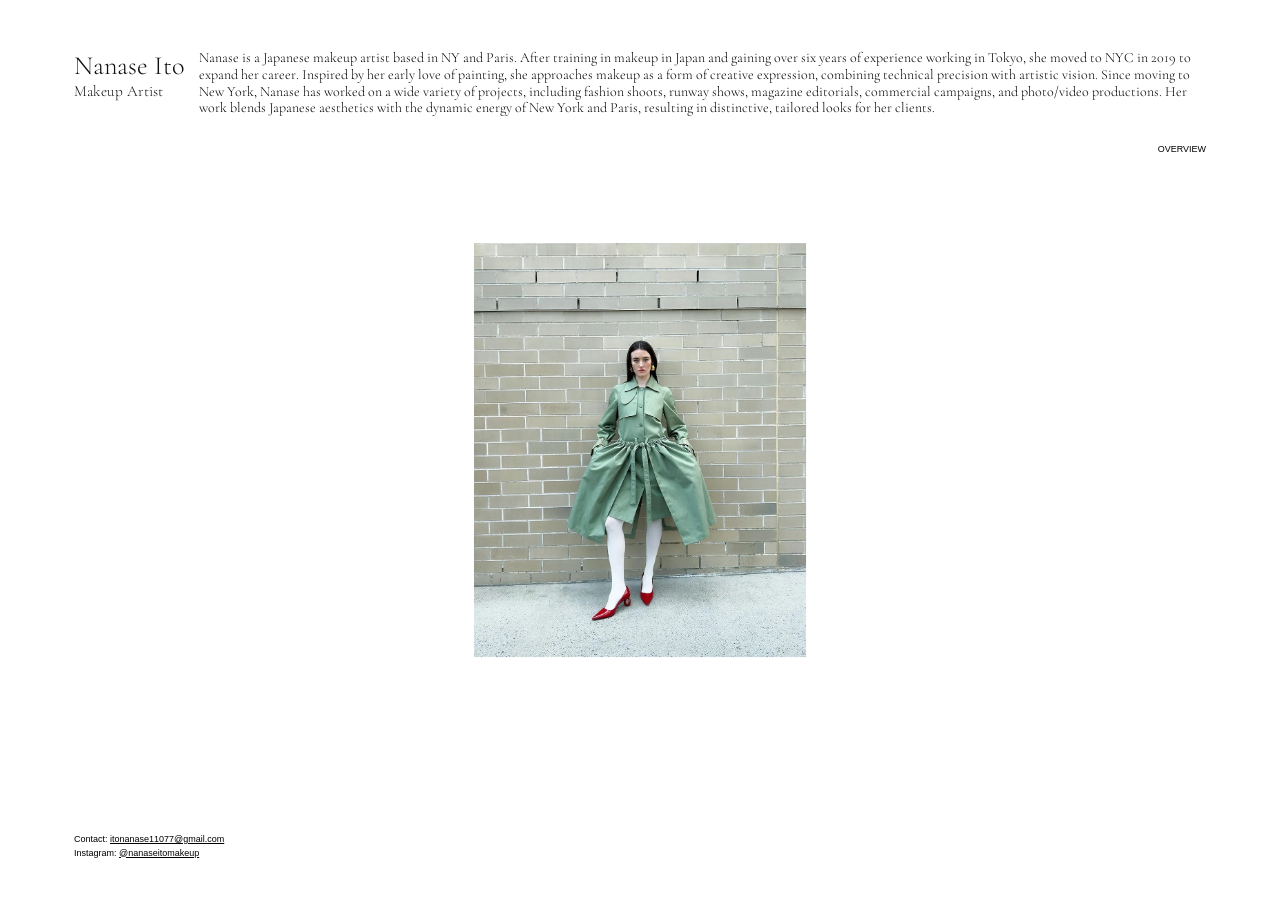
<file: index.html>
<!doctype html>
<html lang="en" class="single-top">
<head>
  <meta charset="utf-8" />
  <meta name="viewport" content="width=device-width, initial-scale=1, viewport-fit=cover" />
  <meta name="format-detection" content="telephone=no, email=no, address=no, date=no" />
  <title>NANASE ITO — Makeup artist</title>
  <meta name="description" content="Nanase Ito, Japanese makeup artist based in New York." />
  <meta name="robots" content="noindex" />

  <link rel="icon" href="data:," />
  <link rel="preconnect" href="https://fonts.googleapis.com" />
  <link rel="preconnect" href="https://fonts.gstatic.com" crossorigin />
  <link rel="stylesheet" href="https://fonts.googleapis.com/css2?family=Cormorant+Garamond:wght@300;700&display=swap" />
  <!-- Brand typography (.brand / .brand-line, --brand-* and their breakpoints) comes from overview.css,
       so HOME and Overview always share the same values. -->
  <link rel="stylesheet" href="overview.css" />
  <link rel="stylesheet" href="styles.css" />
</head>

<body>
  <header class="home-header">
    <a class="brand" href="overview.html">
      <span class="brand-line">Nanase Ito</span>
      <span class="brand-line brand-sub">Makeup Artist</span>
    </a>
    <div class="home-bio">
      <p>Nanase is a Japanese makeup artist based in NY and Paris. After training in makeup in Japan and gaining over six years of experience working in Tokyo, she moved to NYC in 2019 to expand her career. Inspired by her early love of painting, she approaches makeup as a form of creative expression, combining technical precision with artistic vision. Since moving to New York, Nanase has worked on a wide variety of projects, including fashion shoots, runway shows, magazine editorials, commercial campaigns, and photo/video productions. Her work blends Japanese aesthetics with the dynamic energy of New York and Paris, resulting in distinctive, tailored looks for her clients.</p>
    </div>
    <nav class="home-nav" aria-label="Site"><a href="overview.html">Overview</a></nav>
  </header>
  <div class="scrubber-stage">
    <div class="scrubber" id="scrubber" tabindex="0" role="group" aria-roledescription="slideshow" aria-label="Selected work">
      <img class="scrubber-img" id="scrubber-img" src="img/dazed-beauty/01.webp" width="1000" height="1200" alt="DAZED BEAUTY" draggable="false" decoding="sync" />
    </div>
  </div>
  <p class="home-contact">
    Contact: <a href="mailto:itonanase11077@gmail.com">itonanase11077@gmail.com</a><br>
    Instagram: <a href="https://www.instagram.com/nanaseitomakeup/" target="_blank" rel="noopener noreferrer">@nanaseitomakeup</a>
  </p>
  <script src="portfolio-data.js"></script>
  <script src="home-scrubber.js"></script>
</body>
</html>
</file>
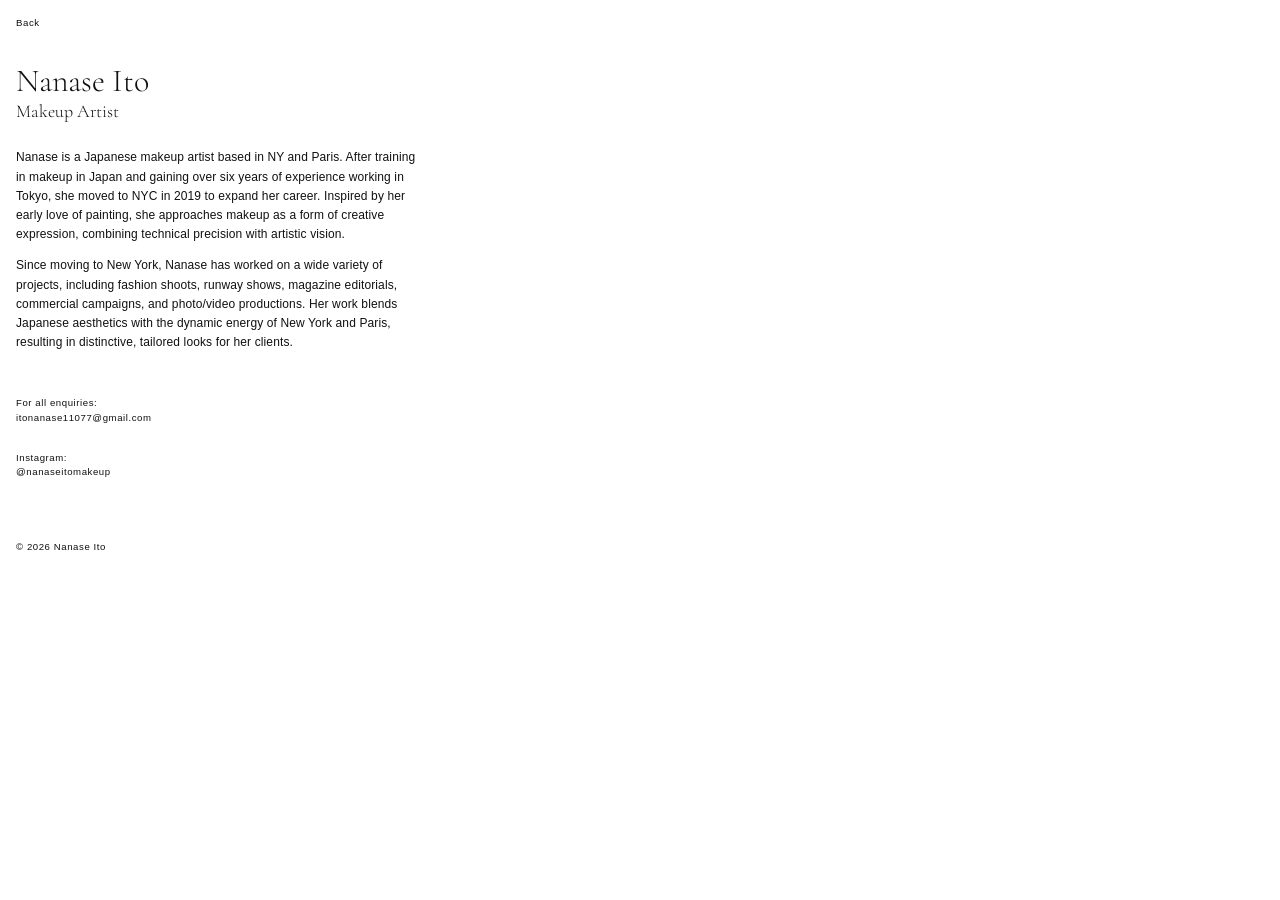
<file: info.html>
<!doctype html>
<html lang="en">
<head>
  <meta charset="utf-8" />
  <meta name="viewport" content="width=device-width, initial-scale=1.0, maximum-scale=2.0, viewport-fit=cover" />
  <meta name="format-detection" content="telephone=no, email=no, address=no, date=no" />
  <title>Information — NANASE ITO</title>
  <meta name="description" content="Nanase Ito, Japanese makeup artist based in New York." />
  <meta name="robots" content="noindex" />

  <link rel="icon" href="data:," />
  <link rel="preconnect" href="https://fonts.googleapis.com" />
  <link rel="preconnect" href="https://fonts.gstatic.com" crossorigin />
  <link rel="stylesheet" href="https://fonts.googleapis.com/css2?family=Cormorant+Garamond:wght@300&display=swap" />
  <link rel="stylesheet" href="styles.css" />
</head>

<!-- Layout = the Information page of horizontal scroll_01 (.info-page), shown as its own page. -->
<body class="info-open">

<div class="info-page" id="infoPage">
  <div class="info-page__inner">
    <a href="index.html" class="info-back">Back</a>

    <p class="hp-note hp-name" ><span class="hp-name__name">Nanase Ito</span><span class="hp-name__role">Makeup Artist</span></p>

    <div class="hp-bio">
      <p>Nanase is a Japanese makeup artist based in NY and Paris. After training in makeup in Japan and gaining over six years of experience working in Tokyo, she moved to NYC in 2019 to expand her career. Inspired by her early love of painting, she approaches makeup as a form of creative expression, combining technical precision with artistic vision.</p>
      <p>Since moving to New York, Nanase has worked on a wide variety of projects, including fashion shoots, runway shows, magazine editorials, commercial campaigns, and photo/video productions. Her work blends Japanese aesthetics with the dynamic energy of New York and Paris, resulting in distinctive, tailored looks for her clients.</p>
    </div>

    <p class="hp-note">For all enquiries:<br><a href="mailto:itonanase11077@gmail.com">itonanase11077@gmail.com</a></p>
    <p class="hp-note">Instagram:<br><a href="https://www.instagram.com/nanaseitomakeup/" target="_blank" rel="noopener noreferrer">@nanaseitomakeup</a></p>

    <p class="hp-copyright">© 2026 Nanase Ito</p>

  </div>
</div>

<script>
  // Back = browser history back to the page Information was opened from (HOME / Overview /
  // Moving Image ...), but only when that page is on this site. Direct opens, reloads of a
  // direct open, and arrivals from another site keep the link's own href (index.html).
  (() => {
    const back = document.querySelector('.info-back');
    if (!back) return;
    back.addEventListener('click', e => {
      if (e.button !== 0 || e.metaKey || e.ctrlKey || e.shiftKey || e.altKey) return; // new tab etc.: normal link
      let from = null;
      try { from = document.referrer ? new URL(document.referrer) : null; } catch (_) {}
      const sameSite = from && from.origin === location.origin && from.pathname !== location.pathname;
      if (!sameSite || history.length < 2) return;
      e.preventDefault();
      history.back();
    });
  })();
</script>

</body>
</html>
</file>
<file: overview.css>
:root { font-family: "Helvetica Neue", Helvetica, Arial, sans-serif; color: #000; --bg: #fff; background: var(--bg); font-size: 14px; --edge: 14px; }
* { box-sizing: border-box; }
body { margin: 0; }
button, a { color: inherit; font: inherit; -webkit-tap-highlight-color: transparent; }
button { padding: 0; border: 0; background: none; cursor: pointer; appearance: none; -webkit-appearance: none; }
a { text-decoration: none; }
button:focus-visible, a:focus-visible { outline: 1px solid currentColor; outline-offset: 4px; }
.no-ring:focus-visible { outline: none; }
[hidden] { display: none !important; }
/* Nanase header: same design and values as index.css .site-header (name / profession
   in two rows top-left, nav top-right, frosted band). Element ids/classes are kept
   because overview.js inerts #brand and .index-header-nav while the Lightbox is open.
   --header-edge is the header's own side margin; --edge stays the grid's. */
:root {
  --header-edge: 24px;
  /* ブランド表記: HOME / Information (styles.css) と同じ値。Cormorant Garamond 300 は
     Helvetica より小さく見えるため、旧サイズ 28px / 16px の 8/7 倍（キャップハイトが揃う）。 */
  --brand-font: "Cormorant Garamond", "Helvetica Neue", Helvetica, Arial, serif;
  --brand-font-weight: 300;
  --brand-name-size: 32px;
  --brand-role-size: 18px;
  /* ナビ文字サイズ = HOME (styles.css) の .nav-link と同値:
     PC 0.7rem(=11.2px, HOME は root 16px) / 768–860px 13px / 767px 以下 10px（Helvetica Neue 400）。
     Overview は :root が 14px なので rem ではなく px で指定。 */
  --nav-size: 11.2px;
  --header-top: max(18px, env(safe-area-inset-top));
  --header-pad-bottom: 12px;
  --header-height: calc(var(--header-top) + (var(--brand-name-size) + var(--brand-role-size)) * 1.2 + var(--header-pad-bottom));
  --grid-top: calc(var(--header-height) + 20px);
}
/* index / overview / modal 共通のブランド表記（Nanase: 黒文字、difference blendは不使用） */
.brand, .modal-brand {
  position: fixed;
  left: max(var(--header-edge), env(safe-area-inset-left));
  top: var(--header-top);
  text-align: left;
  line-height: 1.2;
  font-family: var(--brand-font);
  font-weight: var(--brand-font-weight);
  font-style: normal;
  z-index: 10;
  padding-top: 0;
}
.brand { color: #000; }
/* Nanase: full-width frosted header band behind .brand + .index-header-nav */
.header-bg {
  position: fixed; top: 0; left: 0; right: 0; z-index: 9;
  height: var(--header-height);
  background: rgba(255, 255, 255, 0.555);
  backdrop-filter: blur(16px); -webkit-backdrop-filter: blur(16px);
  pointer-events: none;
}

/* Nanase: name over profession (two rows) */
.brand-line { display: block; font-size: var(--brand-name-size); }
.brand-line + .brand-line { font-size: var(--brand-role-size); }
/* Nanase: header nav top-right, bottom-aligned with the profession line */
.index-header-nav {
  display: flex; gap: 10px;
  position: fixed; z-index: 10; color: #000;
  right: max(var(--header-edge), env(safe-area-inset-right));
  top: calc(var(--header-height) - var(--header-pad-bottom) - var(--nav-size) * 1.2);
  font-size: var(--nav-size); line-height: 1.2; white-space: nowrap;
  font-weight: normal;
}

#index-modal-caption {
  font-size: 10px;
}

@media (min-width: 768px) and (max-width: 860px) { :root { --nav-size: 13px; } }
/* Moving Image (moving-image.html): 動画3本の均等3カラム。各セルは動画自身の縦横比
   (--ar, overview.js) で高さが決まるので余白（レターボックス）が出ない。
   間隔は Overview の Justified Layout (boxSpacing 12px) と同じ。 */
#grid.mi-grid {
  display: grid; grid-template-columns: repeat(3, minmax(0, 1fr));
  gap: 12px; align-items: start;
}
#grid.mi-grid .jl-item { position: relative; width: 100%; aspect-ratio: var(--ar); } /* relative: anchors the veil / caption below */
/* 768px 以上は overview.js が Justified Layout で1行に配置（高さ統一）。下の gap はその間隔として読まれる。
   768–1023px: 間隔を 1024px で 12px になる比率で縮小 */
@media (max-width: 1023px) { #grid.mi-grid { gap: 1.171875vw; } } /* = 12px × 幅 / 1024px */
/* 767px 以下: 縦1列、左右余白は Overview モバイルと同じ (--edge 10px) */
@media (max-width: 767px) { #grid.mi-grid { grid-template-columns: 1fr; gap: 12px; } }

#overview { padding: var(--grid-top) var(--edge) 64px; }
#grid { position: relative; }
.jl-item { display: block; margin: 0; }
/* hoverの拡大はimg/video側で行う。wrapper自体のサイズは固定し、hover判定の境界がズレないようにする */
.jl-item img, .jl-item video { width: 100%; height: 100%; object-fit: contain; display: block; transform-origin: center; transition: transform 180ms ease; }
.jl-item:focus-visible { z-index: 2; }
.jl-item:focus-visible img, .jl-item:focus-visible video { transform: scale(1.065); }
/* Overview / Moving Image (overview.js): hover / first tap = white veil over all of the project's
   thumbnails; the caption sits on the project's first thumbnail (data-head). Values from the
   Natsuki Oneyama site (Desktop/website overview.css). */
.jl-item.is-in-group::after { content: ""; position: absolute; inset: 0; z-index: 1; background: rgba(255, 255, 255, 0.763); pointer-events: none; }
.ov-cap { position: absolute; left: 4px; top: 2px; z-index: 2; max-width: calc(100% - 8px); color: #000; font-size: 9px; font-weight: 500; letter-spacing: -0.02em; line-height: 1.3; text-align: left; opacity: 0; pointer-events: none; }
.ov-cap span { display: block; }
.ov-cap span + span { opacity: 0.9; }
.jl-item[data-head="1"].is-in-group .ov-cap { opacity: 1; }
.modal-footer { position: fixed; bottom: 0; left: 0; right: 0; padding: 9px max(var(--edge), env(safe-area-inset-right)) max(9px, env(safe-area-inset-bottom)) max(var(--edge), env(safe-area-inset-left)); min-height: 46px; display: flex; align-items: center; justify-content: space-between; gap: 20px; font-size:11px;   text-transform: uppercase;}
.brand[inert], .brand[inert] ~ .header-bg { visibility: hidden; }
.caption { line-height: 1.25; min-height: 30px; }
.caption span { display: block; }

.overlay { position: fixed; inset: 0; z-index: 20; background: rgba(245,245,245,.72); backdrop-filter: blur(5px); -webkit-backdrop-filter: blur(5px); }
/* #modalは横drag操作のみのため縦scrollを無効化 */
#modal { touch-action: none; overscroll-behavior-y: none; }
/* Nanase: fully opaque white lightbox background (overrides .overlay translucency) */
#modal { background: #FFFFFF; }
.stage { position: absolute; inset: var(--header-height) 30px 54px; overflow: hidden; touch-action: none; }
.modal-media { position: absolute; inset: 0; width: 100%; height: 100%; object-fit: contain; display: block; user-select: none; -webkit-user-select: none; }
.modal-footer button { font-size: 22px; min-width: 44px; min-height: 44px; text-align: right; }
@media (max-width: 767px) {
  :root { --edge: 10px; font-size: 14px; }
  :root {
    --header-edge: 20px;
    --brand-name-size: 26px;
    --brand-role-size: 18px;
    --nav-size: 10px;
    --header-top: max(12px, env(safe-area-inset-top));
    --header-pad-bottom: 8px;
  }
  .stage { inset: var(--header-height) 0 64px; }
}

/* reduced motion設定時はhoverのscale transitionを無効化 */
@media (prefers-reduced-motion: reduce) { .jl-item img, .jl-item video { transition: none; } }

/* ==========================================================================
   Lightbox custom video controls (sv) — ported from the Kazuko Kitaoka site
   (kazukokitaoka01/testkk01/styles.css "15) Custom video controls (sv)").
   .modal-video fills .stage like .modal-media images; .gm-video-wrap is sized to the
   video's aspect ratio (--ar, set by overview.js) with container units, so the controls
   run along the video's own bottom edge.
   ========================================================================== */
.modal-video {
  display: flex; align-items: center; justify-content: center;
  container-type: size;
}
.gm-video-wrap {
  position: relative;
  flex: 0 0 auto;
  width: min(100cqw, 100cqh * var(--ar));
  height: min(100cqh, 100cqw / var(--ar));
  opacity: 0;
  transition: opacity .35s ease;
}
/* JS が付与：準備完了で表示 */
.gm-video-wrap.is-ready { opacity: 1; }
.gm-video-wrap video {
  display: block; width: 100%; height: 100%; object-fit: contain;
  user-select: none; -webkit-user-select: none;
}
/* ネイティブの操作UIは使わない（iOS Safari の再生ボタン等も含め非表示） */
.gm-video-wrap video::-webkit-media-controls,
.gm-video-wrap video::-webkit-media-controls-start-playback-button,
.gm-video-wrap video::-webkit-media-controls-panel { display: none !important; -webkit-appearance: none; }

/* コントロール本体（動画の下端に沿わせる） */
.sv-controls {
  position: absolute; left: 0; right: 0; bottom: 0;
  padding: 12px 14px;
  display: flex; flex-direction: column; gap: 6px;
  opacity: 0; pointer-events: none;
  transition: opacity .25s ease;
  z-index: 10;
  background: linear-gradient(to top, rgba(0,0,0,0.35), rgba(0,0,0,0));
  border-radius: 0 0 6px 6px;
}
/* PC：ホバーで表示 */
.gm-video-wrap:hover .sv-controls { opacity: 1; pointer-events: auto; }
/* JS で付与：表示 */
.sv-controls.is-visible { opacity: 1; pointer-events: auto; }
/* プログレスバー（クリックでシーク） */
.sv-progress {
  position: relative; height: 6px;
  background: rgba(0, 0, 0, 0.3);
  overflow: hidden; cursor: pointer; touch-action: none;
}
/* 進捗バー（JS で width を更新） */
.sv-progress__bar { width: 0; height: 100%; background: #fff; }
/* ボタン行（左右配置） */
.sv-nav { display: flex; justify-content: space-between; align-items: center; }
.sv-nav__right { display: flex; gap: 14px; }
/* ボタン共通（白文字） */
.sv-btn {
  border: none; background: transparent; color: #fff;
  font-size: 11px; letter-spacing: 0.06em;
  padding: 4px 0; cursor: pointer;
}
/* モバイル用：コントロールの余白を少し減らす */
@media (max-width: 480px) { .sv-controls { padding: 8px 12px; } }
/* hover なし（タッチ）：初期非表示、.is-visible で表示 */
@media (hover: none) and (pointer: coarse) {
  .gm-video-wrap .sv-controls { opacity: 0; pointer-events: none; transition: opacity .35s ease; }
  .gm-video-wrap .sv-controls.is-visible { opacity: 1; pointer-events: auto; }
}
</file>
<file: styles.css>
/* Existing INFORMATION and legacy layout styles */
/* ========================================
   Base
   ======================================== */

:where(:root:not(.single-top)) * { box-sizing: border-box; }
html:where(:root:not(.single-top)), :where(:root:not(.single-top)) body { height: 100%; }

/* 背景色: overview.css と同じ（:root { --bg: #fff; background: var(--bg) }） */
:root:where(:root:not(.single-top)){
  --bg: #fff;
  background: var(--bg);
}

:where(:root:not(.single-top)) body{
  margin: 0;
  /* 参考コードの acumin-pro (Typekit) は別サイトのキットのため読み込まず、既存 site/ と同じ書体を使用 */
  font-family: "Helvetica Neue", Helvetica, Arial, sans-serif;
  font-weight: 400;
  font-style: normal;
  background: var(--bg);
  color: #111;
}

/* ========================================
   Layout
   ======================================== */

:where(:root:not(.single-top)) .layout{
  min-height: 100svh;
  display: grid;
  grid-template-columns: 1fr;
}

:where(:root:not(.single-top)) .main{
  padding: 24px;
}

/* ========================================
   NAV (shared)
   ======================================== */

:where(:root:not(.single-top)) .nav{
  background: var(--bg);
  transition: opacity 0.3s ease;
  will-change: opacity;
}

:where(:root:not(.single-top)) .nav.is-faded{
  opacity: 1;
  pointer-events: auto;
}

:where(:root:not(.single-top)) .nav-inner{
  padding: 24px 18px;
}

:where(:root:not(.single-top)) .nav-top{
  display: flex;
  align-items: flex-start;
}

/* ブランド表記（名前・職業）: HOME / Overview / Information で共通の値。
   Cormorant Garamond 300 は Helvetica より小さく見えるため、Overview の旧サイズ
   (Helvetica 28px / 16px) とキャップハイトが揃う 8/7 倍に設定。 */
:root:where(:root:not(.single-top)){
  --brand-font: "Cormorant Garamond", "Helvetica Neue", Helvetica, Arial, serif;
  --brand-font-weight: 300;
  --brand-name-size: 32px;
  --brand-role-size: 18px;
  --brand-line-height: 1.2;
}
@media (max-width: 767px){
  :root:where(:root:not(.single-top)){
    --brand-name-size: 26px;
    --brand-role-size: 18px;
  }
}

.brand,
.brand-sub,
:where(:root:not(.single-top)) .hp-name span{
  display: block;
  font-family: var(--brand-font);
  font-weight: var(--brand-font-weight);
  line-height: var(--brand-line-height);
  letter-spacing: normal;
  color: #111;
  text-decoration: none;
}

.brand,
:where(:root:not(.single-top)) .hp-name .hp-name__name{ font-size: var(--brand-name-size); }

.brand-sub,
:where(:root:not(.single-top)) .hp-name .hp-name__role{ font-size: var(--brand-role-size); }

:where(:root:not(.single-top)) .nav-menu{
  margin-top: 24px; /* 18 → 24: ブランド表記の拡大に合わせて作品タイトルとの間を確保 */
  display: flex;
  flex-direction: column;
}

:where(:root:not(.single-top)) .nav-label {
  font-size: 0.6rem;
  letter-spacing: 0.08em;
  opacity: 0.55;
  margin-bottom: 4px; /* リンク群との距離 */
  pointer-events: none; /* クリック不可 */
}

/* NEWEST WORKS 直下の現在のプロジェクト名（スクロール位置に連動） */
:where(:root:not(.single-top)) .nav-current{
  font-size: 0.7rem;
  padding: 3px 0;
  min-height: calc(0.7rem * 1.35 + 6px); /* 切替時も高さを固定 */
  line-height: 5.35;
}

:where(:root:not(.single-top)) .nav-menu .nav-link[href*="overview"] {
  margin-top: 50px;
}


:where(:root:not(.single-top)) .nav-link{
  display: inline-block;
  text-decoration: none;
  color: #111;
  font-size: 0.7rem;
  padding: 3px 0;
  opacity: 0.85;
}

:where(:root:not(.single-top)) .nav-link:hover{ opacity: 1; }

.nav-link.is-active,
:where(:root:not(.single-top)) .nav-link[aria-current="page"]{
  text-decoration: underline;
  opacity: 1;
}

/* “Information” link (same look/feel as nav) */
:where(:root:not(.single-top)) .nav .js-info{
  font-size: 0.7rem;
  color: inherit;
  text-decoration: none;
  cursor: pointer;
  white-space: nowrap;
  padding-top: 10px;
}
:where(:root:not(.single-top)) .nav .js-info:hover{ opacity: 0.75; }

/* ========================================
   Info page (shared)
   ======================================== */

:where(:root:not(.single-top)) .info-page{
  position: fixed;
  inset: 0;
  background: var(--bg);
  display: none;
  z-index: 1200;
}

:where(:root:not(.single-top)) body.info-open .info-page{ display: block; }
:where(:root:not(.single-top)) body.info-open{ overflow: hidden; }

/* 独立ページ（info.html）では内容が画面を超えた場合にスクロールできるように */
:where(:root:not(.single-top)) .info-page{ overflow-y: auto; }

:where(:root:not(.single-top)) .info-page__inner{
  padding: 16px;
  line-height: 1.5;
  font-size: 0.6rem;
  font-weight: 500;
  letter-spacing: 0.06em;
}

.hp-label,
.hp-list,
:where(:root:not(.single-top)) .hp-note{
  margin: 0 0 26px;
}

:where(:root:not(.single-top)) .hp-pdflink{ margin: 56px 0; }

:where(:root:not(.single-top)) .hp-copyright{
  margin-top: 60px;
  font-size: 0.6rem;
  font-weight: 100;
  letter-spacing: 0.06em;
}

:where(:root:not(.single-top)) .info-page a{
  color: inherit;
  text-decoration: none;
}
:where(:root:not(.single-top)) .info-page a:hover{ opacity: 0.75; }

:where(:root:not(.single-top)) .info-back{
  display: inline-block;
  margin-bottom: 32px;
  font-size: 0.6rem;
  letter-spacing: 0.06em;
  cursor: pointer;
}
:where(:root:not(.single-top)) .info-back:hover{ opacity: 0.7; }

/* ========================================
   Responsive nav layout (shared)
   ======================================== */

@media (min-width: 861px){
  :where(:root:not(.single-top)) .nav{
    position: fixed;
    left: 0;
    top: 0;
    width: 180px;
    height: 100svh;
    z-index: 1000;
  }

  :where(:root:not(.single-top)) .nav-inner{
    height: 100svh;
    overflow: auto;
  }

  :where(:root:not(.single-top)) .nav-top{
    flex-direction: column;
    align-items: flex-start;
  }

  :where(:root:not(.single-top)) .main{
    padding: 24px;
    padding-left: calc(180px + 24px);
    transition: padding-left 0.25s ease;
  }

  :where(:root:not(.single-top)) .layout.is-nav-faded .main{
    padding-left: 24px;
  }
}

/* ========================================
   Mobile header + caption (<= 860px)
   Overview (overview.css) のヘッダーと画像下キャプションに数値を合わせる:
   左=名前/職業、右=Overview/Information（職業の行と下揃え）、
   下端固定のキャプション=作品タイトル/フォトグラファー。
   ======================================== */

/* Overview の --header-edge / --nav-size / --header-top / --header-pad-bottom / --edge と同値 */
:root:where(:root:not(.single-top)){
  --m-header-edge: 24px;
  --m-nav-size: 13px;
  --m-header-top: max(18px, env(safe-area-inset-top));
  --m-header-pad-bottom: 12px;
  --m-caption-edge: 14px;
}
@media (max-width: 767px){
  :root:where(:root:not(.single-top)){
    --m-header-edge: 20px;
    --m-nav-size: 10px;
    --m-header-top: max(12px, env(safe-area-inset-top));
    --m-header-pad-bottom: 8px;
    --m-caption-edge: 10px;
  }
}

/* 画像下キャプション（PC ではサイドナビにタイトルを出すので非表示） */
:where(:root:not(.single-top)) .m-caption{ display: none; }

@media (max-width: 860px){
  :where(:root:not(.single-top)) .nav{
    position: sticky;
    top: 0;
    z-index: 1000;
    /* overview.css .header-bg と同じ半透明のすりガラス帯 */
    background: rgba(255, 255, 255, 0.555);
    backdrop-filter: blur(16px);
    -webkit-backdrop-filter: blur(16px);
  }

  :where(:root:not(.single-top)) .nav-inner{
    display: flex;
    align-items: flex-end; /* リンクの行を職業の行と下揃え */
    justify-content: space-between;
    gap: 16px;
    padding: var(--m-header-top) max(var(--m-header-edge), env(safe-area-inset-right)) var(--m-header-pad-bottom) max(var(--m-header-edge), env(safe-area-inset-left));
  }

  :where(:root:not(.single-top)) .nav-top{
    display: flex;
    flex-direction: column; /* Overview と同じく名前の下に職業 */
    align-items: flex-start;
    gap: 0;
  }

  :where(:root:not(.single-top)) .nav-menu{
    margin: 0;
    padding: 0;
    display: flex;
    flex-direction: row;
    gap: 10px;
    flex-wrap: nowrap;
    align-items: flex-end;
    margin-left: auto;
    white-space: nowrap;
  }

  /* 作品タイトルは下端のキャプションに表示 */
  :where(:root:not(.single-top)) .nav-current{ display: none; }

  .nav-link,
  :where(:root:not(.single-top)) .nav .js-info{
    font-size: var(--m-nav-size);
    line-height: 1.2;
    padding: 0;
    margin: 0;
    opacity: 1;
  }
  :where(:root:not(.single-top)) .nav-menu .nav-link[href*="overview"]{ margin-top: 0; }

  /* 下端固定キャプションの高さ分、最後の画像が隠れないように余白を確保 */
  :where(:root:not(.single-top)) .main{
    padding: 16px;
    padding-bottom: calc(46px + 16px + env(safe-area-inset-bottom));
  }

  :where(:root:not(.single-top)) .m-caption{
    position: fixed;
    left: 0;
    right: 0;
    bottom: 0;
    z-index: 900;
    display: flex;
    align-items: center;
    min-height: 46px;
    padding: 9px max(var(--m-caption-edge), env(safe-area-inset-right)) max(9px, env(safe-area-inset-bottom)) max(var(--m-caption-edge), env(safe-area-inset-left));
    /* overview.css .bottom-nav と同じ背景処理 */
    background: var(--bg);
    backdrop-filter: blur(14px);
    -webkit-backdrop-filter: blur(14px);
    font-size: 11px;
    line-height: 1.25;
    text-transform: uppercase;
    text-align: left;
  }

  :where(:root:not(.single-top)) .m-caption__inner{ min-height: 30px; }
  :where(:root:not(.single-top)) .m-caption__inner span{ display: block; }
}

/* ========================================
   horizontal scroll: page-specific (Main / Grid)
   目的:
   - portrait (mobile/tablet): 縦スクロールで1カラム
   - desktop landscape (>=900px): 横スクロール
   - nav は上で “shared” として完結している前提
   ======================================== */

/* --- Main defaults (portrait / base) --- */
/* 注意: shared側で .main padding は既に定義されているので
   ここでは “上書きしない” ほうが整理しやすい。
   ただし portrait 時のギャラリー幅だけはここで定義する。 */

:where(:root:not(.single-top)) .grid{
  width: min(980px, 100%);
  margin: 0 auto;
}

:where(:root:not(.single-top)) .grid-inner{
  display: grid;
  grid-template-columns: 1fr;
  gap: 24px;
}

:where(:root:not(.single-top)) .grid-inner::before{
  content: none;
}

:where(:root:not(.single-top)) .card{
  margin: 0;
  width: 100%;
}

:where(:root:not(.single-top)) .card img{
  display: block;
  width: 100%;
  height: auto;
}

/* portrait/mobile spacing tweak (optional) */
@media (max-width: 860px){
  :where(:root:not(.single-top)) .grid{ width: 100%; }
  :where(:root:not(.single-top)) .grid-inner{ gap: 16px; }
}

/* --- Horizontal scroll mode (desktop landscape) --- */
@media (min-width: 900px) and (orientation: landscape){

  /* main の left padding は shared 側(= nav幅ぶん)を維持する想定。
     横モードだけ、縦スクロール混入を防ぐために overflow を切る。 */
  :where(:root:not(.single-top)) .main{
    padding-top: 0;
    padding-right: 0;
    padding-bottom: 0;
    overflow: hidden;
  }

  :where(:root:not(.single-top)) .grid{
    width: 100%;
    margin: 0;
  }

  :where(:root:not(.single-top)) .grid-inner{
    display: flex;
    gap: 48px;

    height: 100svh;

    padding: 24px 0;

    overflow-x: auto;
    overflow-y: hidden;

    align-items: center;
    -webkit-overflow-scrolling: touch;

    scroll-snap-type: x proximity;
  }

  /* 左余白スペーサー（nav幅ぶん） */
  :where(:root:not(.single-top)) .grid-inner::before{
    content: none;
  }

  :where(:root:not(.single-top)) .card{
    flex: 0 0 auto;
    width: auto;
    margin: 0;
    scroll-snap-align: start;
  }

  :where(:root:not(.single-top)) .card img{
    width: auto;
    height: calc(100svh - 48px);
    max-height: 900px;
  }
}










/* マウスホイール（縦）→ 横スクロール変換中は snap を一時停止（script.js） */
:where(:root:not(.single-top)) .grid-inner.is-wheeling{
  scroll-snap-type: none;
}

/* Information: Biography 本文（Helvetica Neue。ラベル類 0.6rem より一段大きく、読みやすい行幅に制限） */
:where(:root:not(.single-top)) .hp-bio{
  max-width: 34em;
  margin: 0 0 44px; /* 問い合わせ先との間 */
  font-size: 0.75rem;
  font-weight: 400;
  line-height: 1.6;
  letter-spacing: 0.01em;
  text-align: left;
}
:where(:root:not(.single-top)) .hp-bio p{ margin: 0 0 1em; }
:where(:root:not(.single-top)) .hp-bio p:last-child{ margin-bottom: 0; }

/* Single Top HOME */
html:where(:root.single-top), :where(:root.single-top) body {
  min-height: 100%;
  background: #fff;
}
:where(:root.single-top) body {
  box-sizing: border-box;
  width: min(100%, 1180px);
  min-height: 100dvh;
  margin: 0 auto;
  padding: max(clamp(22px, 6vh, 50px), env(safe-area-inset-top))
    max(var(--header-edge), env(safe-area-inset-right))
    max(clamp(20px, 5vh, 40px), env(safe-area-inset-bottom))
    max(var(--header-edge), env(safe-area-inset-left));
  display: grid;
  grid-template-rows: auto minmax(80px, 1fr) auto;
  row-gap: clamp(12px, 3vh, 26px);
}

:where(:root.single-top) .home-header {
  position: relative;
  pointer-events: none;
}
/* Brand floats left; the bio (one paragraph) starts beside it and wraps under it to the left edge.
   The same gap is used to the right of and below the brand so the two read as one margin. */
/* HOME only: brand smaller than Overview's (32/18, mobile 26/18) so it sits beside ~3–4 lines of bio.
   Scales linearly from 16 / 11.5px at 375px to 28 / 16px at 1440px. Overview / Information keep their sizes. */
:where(:root.single-top) .home-header {
  --brand-gap: clamp(8px, 1.2vw, 18px);
  --brand-name-size: clamp(16px, 11.77px + 1.127vw, 28px);
  --brand-role-size: clamp(11.5px, 9.92px + 0.4225vw, 16px);
}
:where(:root.single-top) .home-header .brand {
  position: relative; z-index: 3; /* in front of the photo, and of the bio box that runs under the float (keeps the link clickable) */
  inset: auto; /* cancel overview.css .brand left / top (they would shift a relative box) */
  float: left;
  margin: 0 var(--brand-gap) var(--brand-gap) 0;
  pointer-events: auto;
}
:where(:root.single-top) .brand-sub { font-size: var(--brand-role-size); }
:where(:root.single-top) .home-bio {
  /* In front of the photo and blended with it: white + difference reads black on the white page
     and inverts where it overlaps the photo. The header must not be a stacking context, or the
     blend would be isolated from the photo. */
  position: relative; z-index: 2;
  color: #fff;
  mix-blend-mode: difference;
  /* Same family / weight as the brand (overview.css --brand-font, Cormorant Garamond 300) */
  font: var(--brand-font-weight) 14px / 1.2 var(--brand-font); /* mobile: 11px (below) */
  pointer-events: auto;
}
:where(:root.single-top) .home-bio p { margin: 0; }
:where(:root.single-top) .home-nav {
  position: relative; z-index: 2; /* in front of the photo */
  clear: both;
  margin-top: clamp(14px, 3vh, 28px);
  text-align: right;
  font: 400 9px / 1.2 "Helvetica Neue", Helvetica, Arial, sans-serif;
  text-transform: uppercase;
}
:where(:root.single-top) .home-nav a { pointer-events: auto; }

/* The stage is fixed to the viewport so the photo is always at the centre of the screen,
   regardless of the bio's height (it may overlap the text). Only the image itself takes pointer input. */
:where(:root.single-top) .scrubber-stage {
  position: fixed; inset: 0; z-index: 1;
  display: flex; align-items: center; justify-content: center;
  pointer-events: none;
  container-type: size;
}
:where(:root.single-top) .scrubber {
  width: min(53.82vw, 72cqh); /* mobile: 46vw x 1.3, then x 0.9; the cqh cap keeps the 4:5 box inside the screen height */
  aspect-ratio: 4 / 5;
  display: flex; align-items: center; justify-content: center;
}
:where(:root.single-top) .scrubber:focus-visible { outline: 1px solid #000; outline-offset: 6px; }
:where(:root.single-top) .scrubber-img {
  display: block;
  width: auto; height: auto; max-width: 100%; max-height: 100%;
  pointer-events: auto; cursor: ew-resize;
  touch-action: none; user-select: none; -webkit-user-select: none; -webkit-user-drag: none;
  -webkit-touch-callout: none; -webkit-tap-highlight-color: transparent;
}

:where(:root.single-top) .home-contact {
  position: relative;
  margin: 0;
  font: 400 9px / 1.5 "Helvetica Neue", Helvetica, Arial, sans-serif;
  color: #000;
  pointer-events: none;
  grid-row: 3; /* keep it at the bottom now that the stage is out of the grid */
}
:where(:root.single-top) .home-contact a {
  pointer-events: auto;
  text-decoration: underline;
  text-underline-offset: 1px;
}

@media (min-width: 768px) {
  :where(:root.single-top) .scrubber { width: min(46vw, 36.8dvh, 80cqh); }
}
@media (max-width: 767px) {
  :where(:root.single-top) .home-bio { font-size: 11px; }
  /* Mobile: brand and bio in bold (Cormorant Garamond 700, loaded in index.html) */
  :where(:root.single-top) .home-header .brand,
  :where(:root.single-top) .home-header .brand-sub,
  :where(:root.single-top) .home-bio { font-weight: 700; }
}
/* iPhone (Pro Max 440px wide and narrower): bio slightly larger */
@media (max-width: 440px) {
  :where(:root.single-top) .home-bio { font-size: 12px; }
}
/* iPhone SE class (375 x 667 or shorter): scrubber kept at 80% of the earlier mobile size (59.8vw / 80cqh x 0.8) */
@media (max-width: 375px) and (max-height: 667px) {
  :where(:root.single-top) .scrubber { width: min(47.84vw, 64cqh); }
}
</file>
